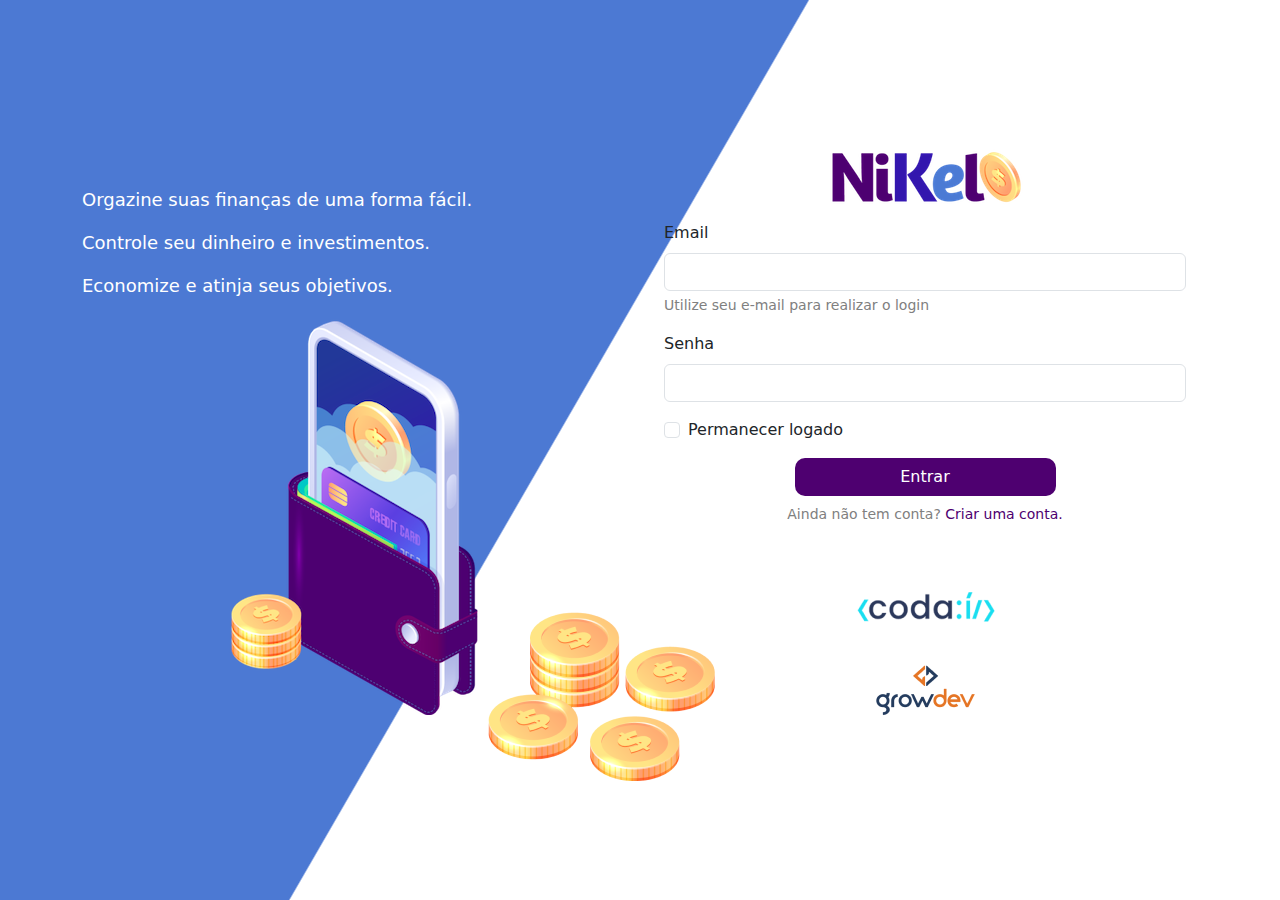
<file: public/index.html>
<!DOCTYPE html>
<html lang="en">
<head>
    <meta charset="UTF-8">
    <meta http-equiv="X-UA-Compatible" content="IE=edge">
    <meta name="viewport" content="width=device-width, initial-scale=1.0">
    <title>Nikel</title>
    <link rel="stylesheet" href="https://cdn.jsdelivr.net/npm/bootstrap@5.3.0-alpha1/dist/css/bootstrap.min.css">
    <link rel="stylesheet" href="./css/style.css">
    
</head>
<body id="login">
    <main>
        <div class="container">
            <div class="row vh-100">
                <div class="col d-flex justify-content-center my-5 flex-column">
                    <div class="text-login ">
                        <p>Orgazine suas finanças de uma forma fácil.</p>
                        <p>Controle seu dinheiro e investimentos.</p>
                        <p>Economize e atinja seus objetivos.</p>     
                    </div>
                    <div class="text-center">
                        <img src="./assets/images/pocket.png" alt="image pocket" class="img-fluid" srcset="">
                        <img src="./assets/images/coins.png" alt="image coins" class="img-fluid d-none d-md-inline coins" srcset="">
                    </div>
                </div>
                <div class="col d-flex justify-content-center my-5 flex-column">
                    <div class="container">
                        <div class="row">
                            <div class="col">
                                <div class="text-center mb-3">
                                    <img src="./assets/images/nikel-logo.png" alt="logo nikel" class="img-fluid" srcset="">
                                </div>
                            </div>
                        </div>
                        <div class="row">
                            <div class="col">
                                <form id="login-form">
                                    <div class="mb-3">
                                      <label for="email-input" class="form-label">Email</label>
                                      <input type="email" class="form-control" id="email-input" aria-describedby="emailHelp">
                                      <div id="emailHelp" class="form-text">Utilize seu e-mail para realizar o login</div>
                                    </div>
                                    <div class="mb-3">
                                      <label for="password-input" class="form-label">Senha</label>
                                      <input type="password" class="form-control" id="password-input">
                                    </div>
                                    <div class="mb-3 form-check">
                                      <input type="checkbox" class="form-check-input" id="session-check">
                                      <label class="form-check-label" for="session-check">Permanecer logado</label>
                                    </div>
                                    <button type="submit" class="btn button-login">Entrar</button>
                                  </form>
                            </div>
                        </div>    
                        <div class="row">
                            <div class="col">
                                <p id="conta-link" class="text-center mt-2 form-text" data-bs-toggle="modal" data-bs-target="#register-modal">Ainda não tem conta? <span class="link-default"> Criar uma conta.</span></p>
                            </div>
                        </div>
                        <div class="row">
                            <div class="col">
                                <div class="text-center mt-5">
                                    <img src="./assets/images/codai-logo.png" alt="" srcset="">
                                </div>
                            </div>
                        </div>
                        <div class="row">
                            <div class="col">
                                <div class="text-center">
                                    <img src="./assets/images/growdev-logo.png" alt="" srcset="">
                                </div>
                            </div>
                        </div>
                    </div>
                </div>
            </div>
        </div>

        <!-- Modal -->
        <div class="modal fade" id="register-modal" tabindex="-1" aria-labelledby="exampleModalLabel" aria-hidden="true">
            <div class="modal-dialog">
                <div class="modal-content">
                    <div class="modal-header">
                        <h1 class="modal-title fs-5" id="exampleModalLabel">Crie sua conta</h1>
                        <button type="button" class="btn-close" data-bs-dismiss="modal" aria-label="Close"></button>
                    </div>
                    <form id="create-form">
                        <div class="modal-body">
                            
                                <div class="mb-3">
                                <label for="email-create-input" class="form-label">Email</label>
                                <input type="email" class="form-control" id="email-create-input" aria-describedby="emailHelp" required>
                                <div id="emailHelp" class="form-text">Utilize seu e-mail para criar a conta.</div>
                                </div>
                                <div class="mb-3">
                                <label for="password-create-input" class="form-label">Senha</label>
                                <input type="password" class="form-control" id="password-create-input" required>
                                <div id="emailHelp" class="form-text">Utilize uma senha fácil de lembrar e anote para não esquecer.</div>
                                </div>
                        </div>
                        <div class="modal-footer">
                            <button type="button" class="btn btn-secondary button-cancel" data-bs-dismiss="modal">Cancelar</button>
                            <button type="submit" class="btn button-default">Criar conta</button>
                        </div>
                    </form>
                </div>
            </div>
        </div>
    </main>
    <script src="https://cdn.jsdelivr.net/npm/bootstrap@5.3.0-alpha1/dist/js/bootstrap.bundle.min.js" integrity="sha384-w76AqPfDkMBDXo30jS1Sgez6pr3x5MlQ1ZAGC+nuZB+EYdgRZgiwxhTBTkF7CXvN" crossorigin="anonymous"></script>
    <script src="./js/index.js"></script>

</body>

</html>
</file>
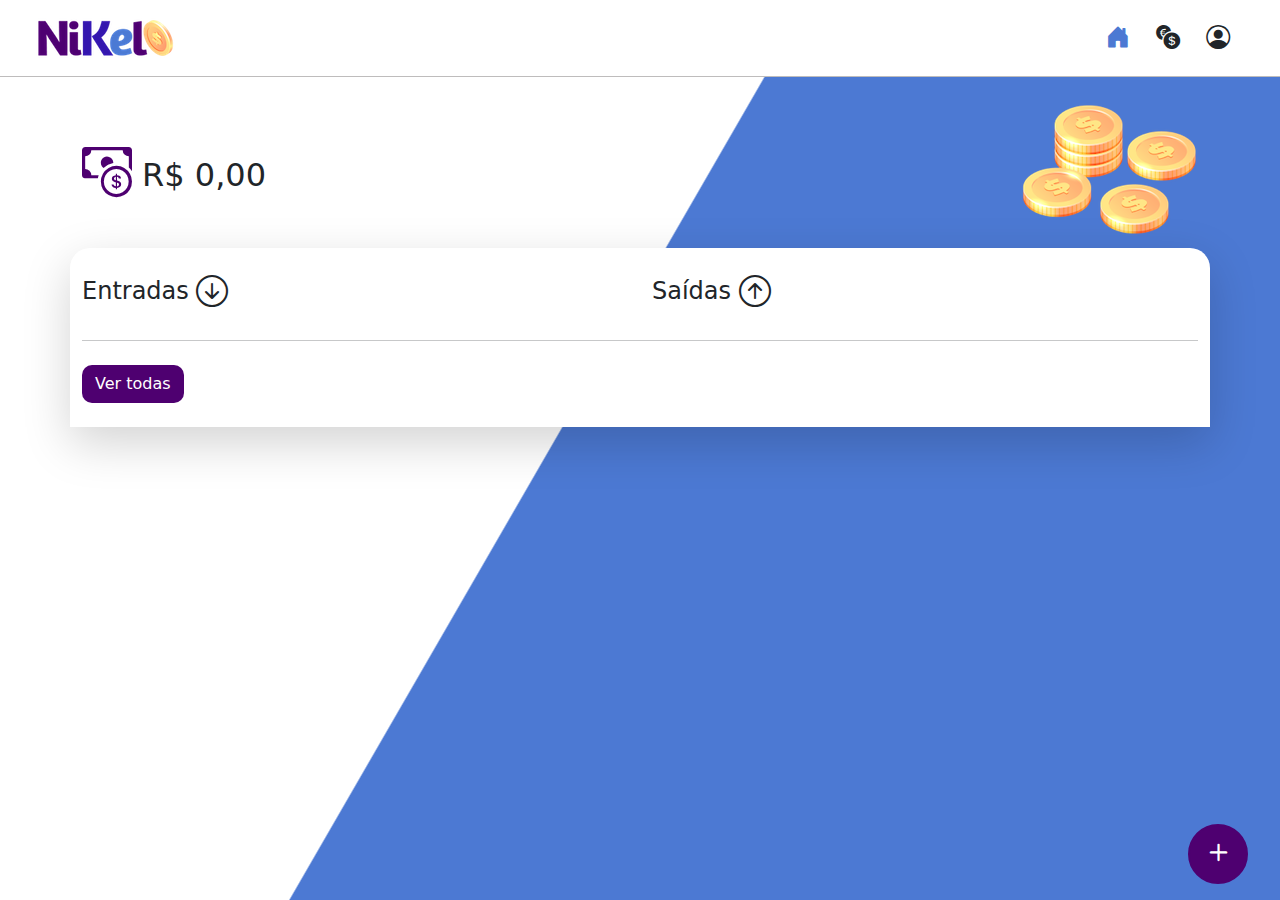
<file: public/home.html>
<!DOCTYPE html>
<html lang="en">
<head>
    <meta charset="UTF-8">
    <meta http-equiv="X-UA-Compatible" content="IE=edge">
    <meta name="viewport" content="width=device-width, initial-scale=1.0">
    <title>Nikel - Home</title>
    <link rel="stylesheet" href="https://cdn.jsdelivr.net/npm/bootstrap@5.3.0-alpha1/dist/css/bootstrap.min.css">
    <link rel="stylesheet" href="https://cdn.jsdelivr.net/npm/bootstrap-icons@1.10.3/font/bootstrap-icons.css">
    <link rel="stylesheet" href="./css/style.css">
</head>
<body id="app">
    <header>
        <nav class="navbar navbar-expand-lg bg-white">
            <div class="container-fluid">
              <a class="navbar-brand" href="#"></a>
                <img src="./assets/images/nikel-small-logo.png" alt="logo nikel" class="img-fluid" srcset="">
              <button class="navbar-toggler" type="button" data-bs-toggle="collapse" data-bs-target="#navbarSupportedContent" aria-controls="navbarSupportedContent" aria-expanded="false" aria-label="Toggle navigation">
                <span class="navbar-toggler-icon"></span>
              </button>
              <div class="collapse navbar-collapse justify-content-end" id="navbarSupportedContent">
                <div class="d-flex menu">
                    <a href="home.html"><button class="btn" type="button"><i class="bi bi-house-door-fill fs-4 color-secondary"></i></button></a>
                    <a href="transactions.html"><button class="btn" type="button"><i class="bi bi-currency-exchange fs-4"></i></button></a>
                
                    <div class="dropdown">
                        <button class="btn" type="button" data-bs-toggle="dropdown" aria-expanded="false"><i class="bi bi-person-circle fs-4"></i>
                        </button>
                        <ul class="dropdown-menu logout">
                          <li><button class="dropdown-item" id="button-logout">Sair</button></li>
                        </ul>
                    </div>
                </div>
              </div>
            </div>
        </nav>
    </header>
    <main>
        <div class="container-lg">
            <div class="row">
                <div class="col d-flex mt-4 justify-content-start align-items-center">
                    <i class="bi bi-cash-coin color-primary icon-detail"></i>
                    <span class="fs-2" id="total">R$ 0,00</span>
                </div>
                <div class="col d-flex mt-4 justify-content-end">
                    <div class="text-center">
                        <img src="./assets/images/coins-small.png" alt="image coins" srcset="">
                    </div>
                </div>
            </div>
            <div class="row">
                <div class="col info shadow-lg">
                    <div class="container">
                        <div class="row">
                            <div class="col-6">
                                <span class="fs-4"> Entradas <i class="bi bi-arrow-down-circle fs-2 align-middle"></i></span>
                            </div>
                            <div class="col-6">
                                <span class="fs-4"> Saídas <i class="bi bi-arrow-up-circle fs-2 align-middle"></i></span>
                            </div>
                            <div class="col-12 my-2">
                                <hr>
                            </div>
                        </div>
                        <div class="row">
                            <div class="col-6">
                                <div class="container p-0" id="cash-in-list">
                                </div>
                            </div>
                            <div class="col-6">
                                <div class="container p-0" id="cash-out-list">
                                </div>
                            </div>
                            <div class="col-12 mb-4">
                                <button type="button" class="btn button-default" id="transactions-button">Ver todas</button>
                            </div>
                        </div>
                    </div>
                </div>
            </div>
            <button class="btn button-float"data-bs-toggle="modal" data-bs-target="#transaction-modal"><i class="bi bi-plus"></i></span></button>
        </div>
        
        <!-- Modal -->
        <div class="modal fade" id="transaction-modal" tabindex="-1" aria-labelledby="exampleModalLabel" aria-hidden="true">
            <div class="modal-dialog">
                <div class="modal-content">
                    <div class="modal-header">
                        <h1 class="modal-title fs-5" id="exampleModalLabel">Adicionar lançamento</h1>
                        <button type="button" class="btn-close" data-bs-dismiss="modal" aria-label="Close"></button>
                    </div>
                    <form id="transaction-form">
                        <div class="modal-body">

                            <div class="mb-3">
                                <label for="value-input" class="form-label">Valor</label>
                                <input type="number" step="any" class="form-control" id="value-input" aria-describedby="emailHelp" required>
                            </div>
                            <div class="mb-3">
                                <label for="description-input" class="form-label">Descrição</label>
                                <input type="text" class="form-control" id="description-input" required>
                            </div>
                            <div class="mb-3">
                                <label for="date-input" class="form-label">Data</label>
                                <input type="date" class="form-control" id="date-input" required>
                            </div>
                            <div class="mb-3">
                                <div class="form-check form-check-inline">
                                    <input class="form-check-input" type="radio" name="type-input" id="inlineRadio1" value="1" checked>
                                    <label class="form-check-label" for="inlineRadio1">Entrada</label>
                                </div>
                                <div class="form-check form-check-inline">
                                    <input class="form-check-input" type="radio" name="type-input" id="inlineRadio2" value="2">
                                    <label class="form-check-label" for="inlineRadio2">Saída</label>
                                </div>
                            </div>
                        </div>
                        <div class="modal-footer">
                            <button type="button" class="btn btn-secondary button-cancel" data-bs-dismiss="modal">Cancelar</button>                                <button type="submit" class="btn button-default">Adicionar</button>
                        </div>
                    </form>
                </div>
            </div>
        </div>
    </main>

    <script src="https://cdn.jsdelivr.net/npm/bootstrap@5.3.0-alpha1/dist/js/bootstrap.bundle.min.js" integrity="sha384-w76AqPfDkMBDXo30jS1Sgez6pr3x5MlQ1ZAGC+nuZB+EYdgRZgiwxhTBTkF7CXvN" crossorigin="anonymous"></script>
    <script src="./js/home.js"></script>
</body>

</html>
</file>
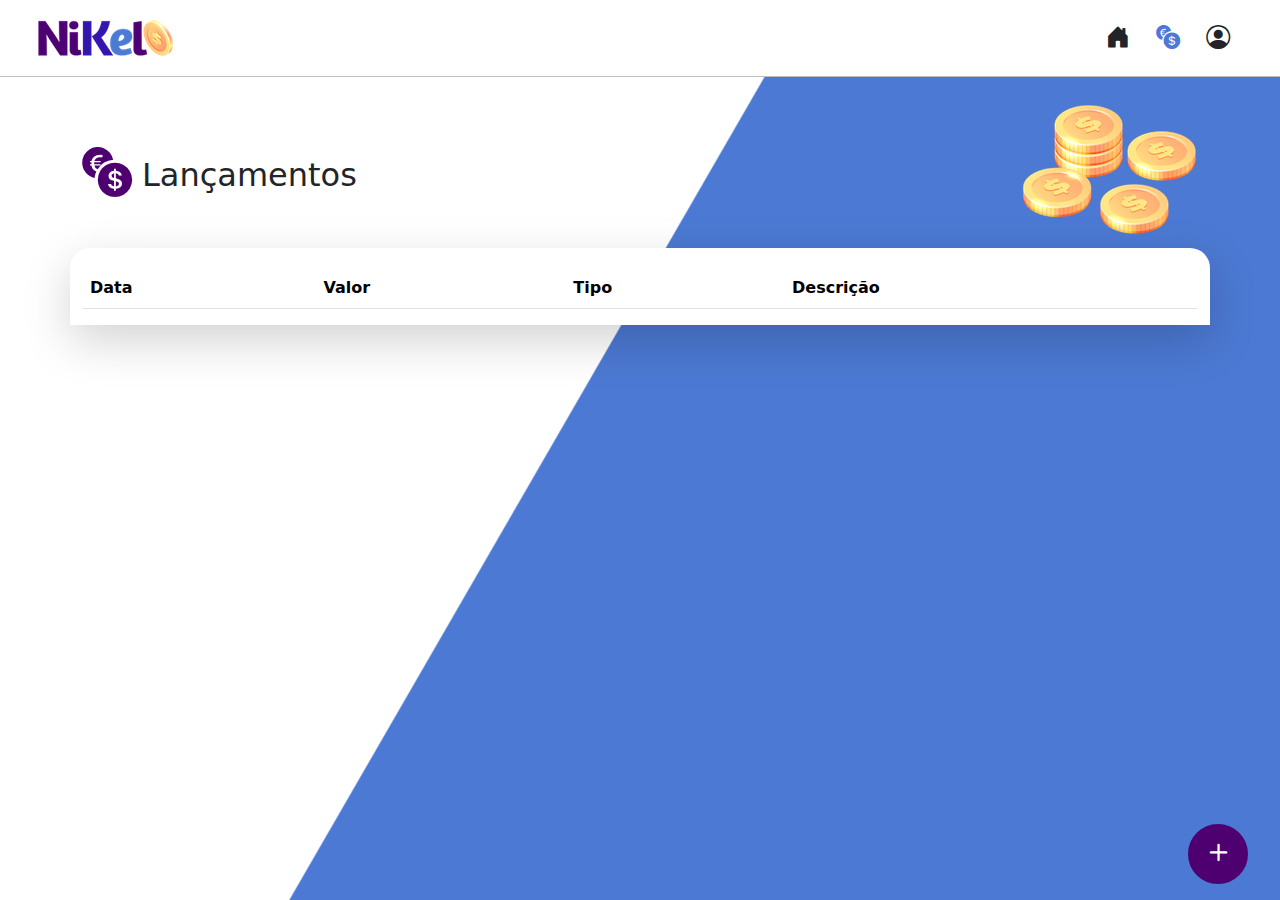
<file: public/transactions.html>
<!DOCTYPE html>
<html lang="en">
<head>
    <meta charset="UTF-8">
    <meta http-equiv="X-UA-Compatible" content="IE=edge">
    <meta name="viewport" content="width=device-width, initial-scale=1.0">
    <title>Nikel - Lançamentos</title>
    <link rel="stylesheet" href="https://cdn.jsdelivr.net/npm/bootstrap@5.3.0-alpha1/dist/css/bootstrap.min.css">
    <link rel="stylesheet" href="https://cdn.jsdelivr.net/npm/bootstrap-icons@1.10.3/font/bootstrap-icons.css">
    <link rel="stylesheet" href="./css/style.css">
</head>
<body id="app">
    <header>
        <nav class="navbar navbar-expand-lg bg-white">
            <div class="container-fluid">
              <a class="navbar-brand" href="#"></a>
                <img src="./assets/images/nikel-small-logo.png" alt="logo nikel" class="img-fluid" srcset="">
              <button class="navbar-toggler" type="button" data-bs-toggle="collapse" data-bs-target="#navbarSupportedContent" aria-controls="navbarSupportedContent" aria-expanded="false" aria-label="Toggle navigation">
                <span class="navbar-toggler-icon"></span>
              </button>
              <div class="collapse navbar-collapse justify-content-end" id="navbarSupportedContent">
                <div class="d-flex menu">
                    <a href="home.html"><button class="btn" type="button"><i class="bi bi-house-door-fill fs-4"></i></button></a>
                    <a href="transactions.html"><button class="btn" type="button"><i class="bi bi-currency-exchange fs-4 color-secondary"></i></button></a>
                
                    <div class="dropdown">
                        <button class="btn" type="button" data-bs-toggle="dropdown" aria-expanded="false"><i class="bi bi-person-circle fs-4"></i>
                        </button>
                        <ul class="dropdown-menu logout">
                            <li><button class="dropdown-item" id="button-logout">Sair</button></li>
                        </ul>
                    </div>
                </div>
              </div>
            </div>
        </nav>
    </header>
    <main>
        <div class="container-lg">
            <div class="row">
                <div class="col d-flex mt-4 justify-content-start align-items-center">
                    <i class="bi bi-currency-exchange color-primary icon-detail"></i>
                    <span class="fs-2">Lançamentos</span>
                </div>
                <div class="col d-flex mt-4 justify-content-end">
                    <div class="text-center">
                        <img src="./assets/images/coins-small.png" alt="image coins" srcset="">
                    </div>
                </div>
            </div>
            <div class="row">
                <div class="col-12 info shadow-lg">
                    <div class="container">
                        <div class="row">
                            <div class="col">
                                <table class="table">
                                    <thead>
                                      <tr>
                                        <th scope="col">Data</th>
                                        <th scope="col">Valor</th>
                                        <th scope="col">Tipo</th>
                                        <th scope="col">Descrição</th>
                                      </tr>
                                    </thead>
                                    <tbody id="transactions-list">
                                      
                                    </tbody>
                                </table>
                            </div>
                        </div>
                    </div>
                </div>
            </div>
            <button class="btn button-float"data-bs-toggle="modal" data-bs-target="#transaction-modal"><i class="bi bi-plus"></i></span></button>
        </div>
        <!-- Modal -->
        <div class="modal fade" id="transaction-modal" tabindex="-1" aria-labelledby="exampleModalLabel" aria-hidden="true">
            <div class="modal-dialog">
                <div class="modal-content">
                    <div class="modal-header">
                        <h1 class="modal-title fs-5" id="exampleModalLabel">Adicionar lançamento</h1>
                        <button type="button" class="btn-close" data-bs-dismiss="modal" aria-label="Close"></button>
                    </div>
                    <form id="transaction-form">
                        <div class="modal-body">

                            <div class="mb-3">
                                <label for="value-input" class="form-label">Valor</label>
                                <input type="number" step="any" class="form-control" id="value-input" aria-describedby="emailHelp">
                            </div>
                            <div class="mb-3">
                                <label for="description-input" class="form-label">Descrição</label>
                                <input type="text" class="form-control" id="description-input">
                            </div>
                            <div class="mb-3">
                                <label for="date-input" class="form-label">Data</label>
                                <input type="date" class="form-control" id="date-input">
                            </div>
                            <div class="mb-3">
                                <div class="form-check form-check-inline">
                                    <input class="form-check-input" type="radio" name="type-input" id="inlineRadio1" value="1" checked>
                                    <label class="form-check-label" for="inlineRadio1">Entrada</label>
                                </div>
                                <div class="form-check form-check-inline">
                                    <input class="form-check-input" type="radio" name="type-input" id="inlineRadio2" value="2">
                                    <label class="form-check-label" for="inlineRadio2">Saída</label>
                                </div>
                            </div>
                        </div>
                        <div class="modal-footer">
                            <button type="button" class="btn btn-secondary button-cancel" data-bs-dismiss="modal">Cancelar</button>                                <button type="submit" class="btn button-default">Adicionar</button>
                        </div>
                    </form>
                </div>
            </div>
        </div>
    </main>

    <script src="https://cdn.jsdelivr.net/npm/bootstrap@5.3.0-alpha1/dist/js/bootstrap.bundle.min.js" integrity="sha384-w76AqPfDkMBDXo30jS1Sgez6pr3x5MlQ1ZAGC+nuZB+EYdgRZgiwxhTBTkF7CXvN" crossorigin="anonymous"></script>
    <script src="./js/transactions.js"></script>
</body>

</html>
</file>
<file: public/css/style.css>
#login {
    background: linear-gradient(120deg, #4c79d3 44.9%, #ffffff 45%) no-repeat fixed;
}

#app { 
    background: linear-gradient(120deg, #ffffff 44.9%, #4c79d3 45%) no-repeat fixed;
}

header {
    border-bottom: 1px solid #bebcbc;
    padding: 5px;
    background-color: white;
}

.color-primary {
    color: #4e0070;
}

.color-secondary {
    color: #4c79d3;
}

.icon-detail {
    font-size: 50px;
    margin-right: 10px;
    vertical-align: middle;
}

.text-login {
    color: #ffffff;
    font-size: 18px;
    font-weight: 500;
}
.coins {
    position: absolute;
    bottom: 100px;
}
.button-login {
    border-radius: 10px;
    background-color: #4e0070;
    color: #ffffff;
    width: 50%;
    margin: 0 25%;
}

.button-default {
    border-radius: 10px;
    background-color: #4e0070;
    color: #ffffff;
}

.button-cancel {
    border-radius: 10px;

}

.button-float {
    border-radius: 100%;
    height: 60px;
    width: 60px;
    position: fixed;
    padding: 0 !important;
    bottom: 1rem;
    right: 2rem;
    font-size: 35px;
    border: 2px solid #4e0070;
    background-color: #4e0070;
    color: #ffffff;
}

.button-float:hover {
    border: 2px solid #4c79d3;
    background-color: #ffffff;
    color: #4c79d3;
}

.button-login:hover, .button-default:hover {
    background-color: #4c79d3;
    color: #ffffff;
}

.link-default {
    color: #4e0070;
    cursor: pointer;
}

.link-default:hover {
    color: #4c79d3;
}

.form-text {
    color: gray;
}

.info {
    background-color: white;
    border-radius: 20px 20px 0px 0px;
    padding: 20px 0px 0px 0px;
}

.logout {
    min-width: 5rem !important;

}

.menu {
    margin-right: 20px;
}
</file>
